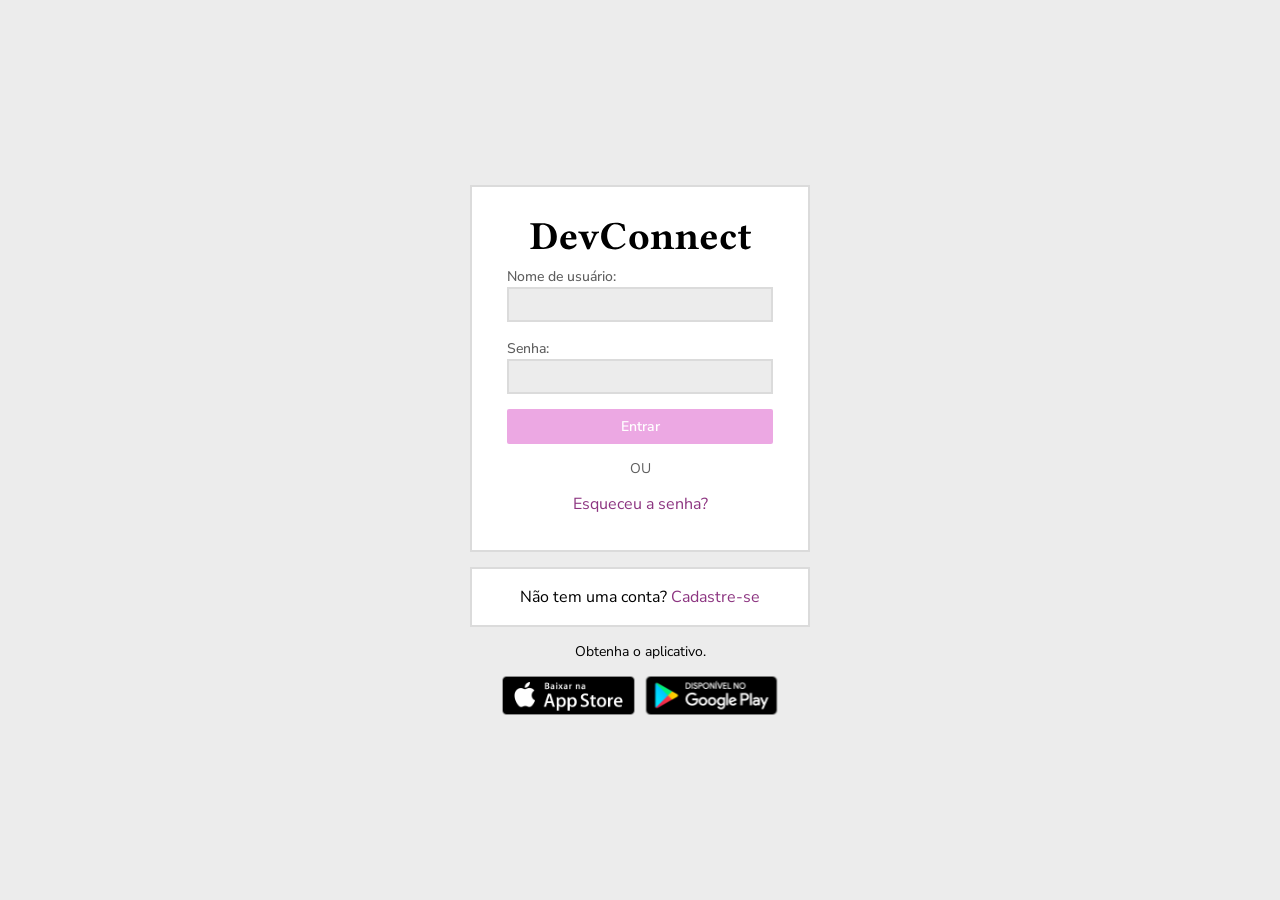
<file: static_devconnect/pages/index.html>
<!DOCTYPE html>
<html lang="pt-BR">

<head>
    <meta charset="UTF-8">
    <meta name="viewport" content="width=device-width, initial-scale=1.0">
    <meta name="author" content="Lívia Lançoni">
    <meta name="description" content="Site da empresa DevConnect">

    <title>Tela Login - DevConnect</title>

    <link rel="shortcut icon" href="../images/DevConnect 3.svg" type="image/x-icon">

    <!-- CSS -->
    <link rel="stylesheet" href="../styles/global.css">
    <link rel="stylesheet" href="../styles/login.css">

</head>

<body>
    <h1>Tela principal login</h1>
    <main>
        <div>
            <form id="formulario" class="estilo-formulario">
                <img src="../images/DevConnect.svg" alt="">
                <div>
                    <label for="">Nome de usuário:</label>
                    <input type="text" name="" id="">
                </div>

                <div>
                    <label for="">Senha:</label>
                    <input type="password" name="" id="">
                </div>

                <button type="submit" class="formulario-botao-rosa">Entrar</button>

                <p>ou</p>

                <a href="http://">Esqueceu a senha?</a>

            </form>

            <section id="secao-cadastro" class="estilo-formulario">
                <p>Não tem uma conta? <a href="../pages/cadastro.html">Cadastre-se</a></p>
            </section>

            <p class="informacao-aplicativo">Obtenha o aplicativo.</p>

            <section>
                <section id="secao-instalacao">
                    <img src="../images/app-store.svg" alt="Imagem Informando para baixar no app store.">
                    <img src="../images/google-play.svg" alt="Imagem Informando para baixar no google play.">
                </section>

        </div>
    </main>
</body>

</html>
</file>
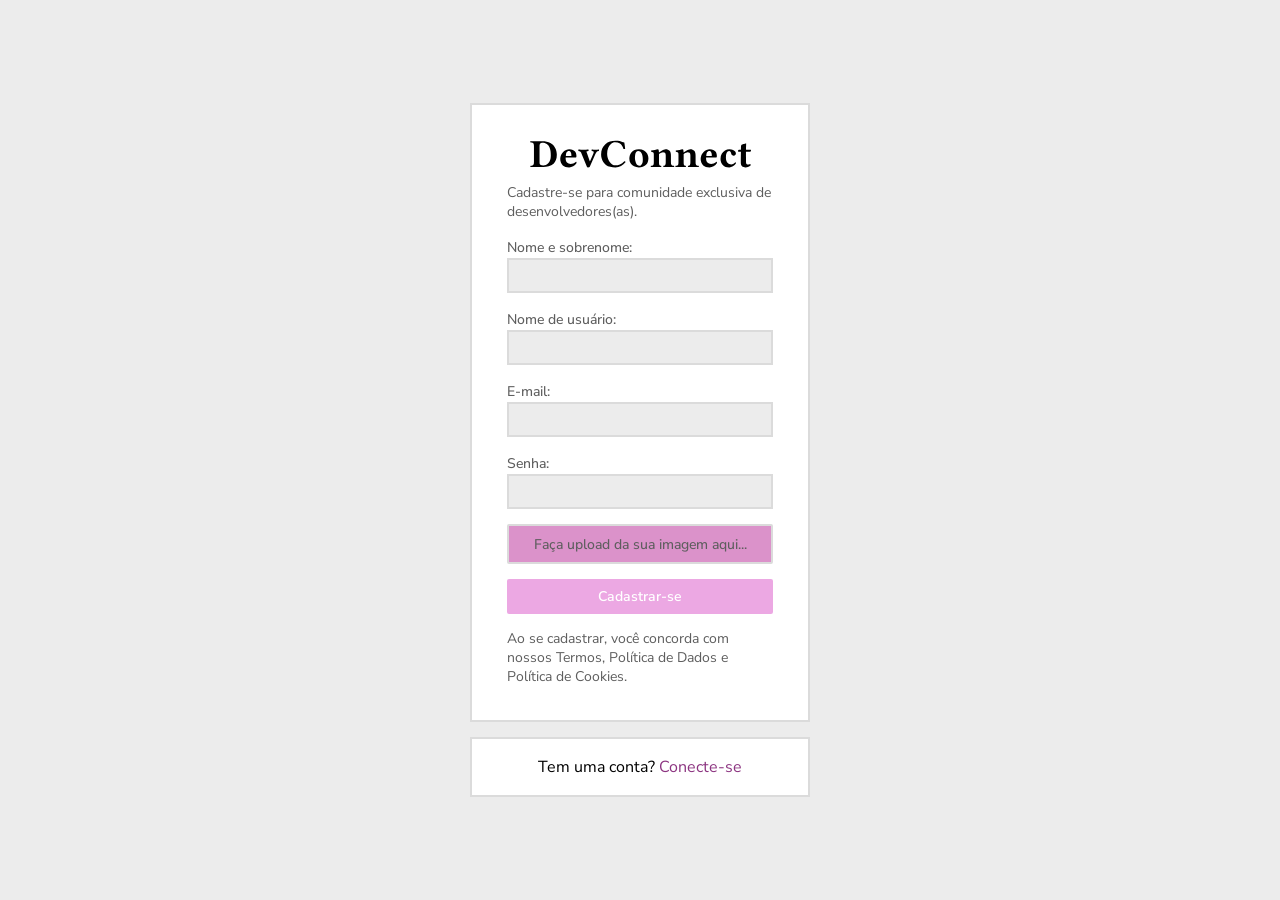
<file: static_devconnect/pages/cadastro.html>
<!DOCTYPE html>
<html lang="pt-BR">

<head>
    <meta charset="UTF-8">
    <meta name="viewport" content="width=device-width, initial-scale=1.0">
    <meta name="author" content="Lívia Lançoni">
    <meta name="description" content="Site da empresa DevConnect">

    <title>Tela Cadastro - DevConnect</title>

    <link rel="shortcut icon" href="../images/DevConnect 3.svg" type="image/x-icon">

    <!-- CSS -->
    <link rel="stylesheet" href="../styles/global.css">
    <link rel="stylesheet" href="../styles/cadastro.css">

</head>

<body>
    <h1>Tela principal cadastro</h1>
    <main>
        <div>
            <form id="formulario" class="estilo-formulario">
                <img src="../images/DevConnect.svg" alt="">
                <p>Cadastre-se para comunidade exclusiva de desenvolvedores(as).</p>
                <div>
                    <label for="">Nome e sobrenome:</label>
                    <input type="text" name="" id="">
                </div>

                <div>
                    <label for="">Nome de usuário:</label>
                    <input type="text" name="" id="">
                </div>

                <div>
                    <label for="">E-mail:</label>
                    <input type="email" name="" id="">
                </div>

                <div>
                    <label for="">Senha:</label>
                    <input type="password" name="" id="">
                </div>

                <div style="text-align: center;">
                    <label id="texto-upload" for="campo-upload">Faça upload da sua imagem aqui...</label>
                    <input type="file" id="campo-upload" >
                </div>

                <button type="submit" class="formulario-botao-rosa">Cadastrar-se</button>

                <p class="concordar-termos">Ao se cadastrar, você concorda com nossos Termos, Política de Dados e
                    Política de Cookies.</p>

            </form>

            <section id="secao-login" class="estilo-formulario">
                <p>Tem uma conta? <a href="../pages/index.html">Conecte-se</a></p>
            </section>
        </div>
    </main>

</body>

</html>
</file>
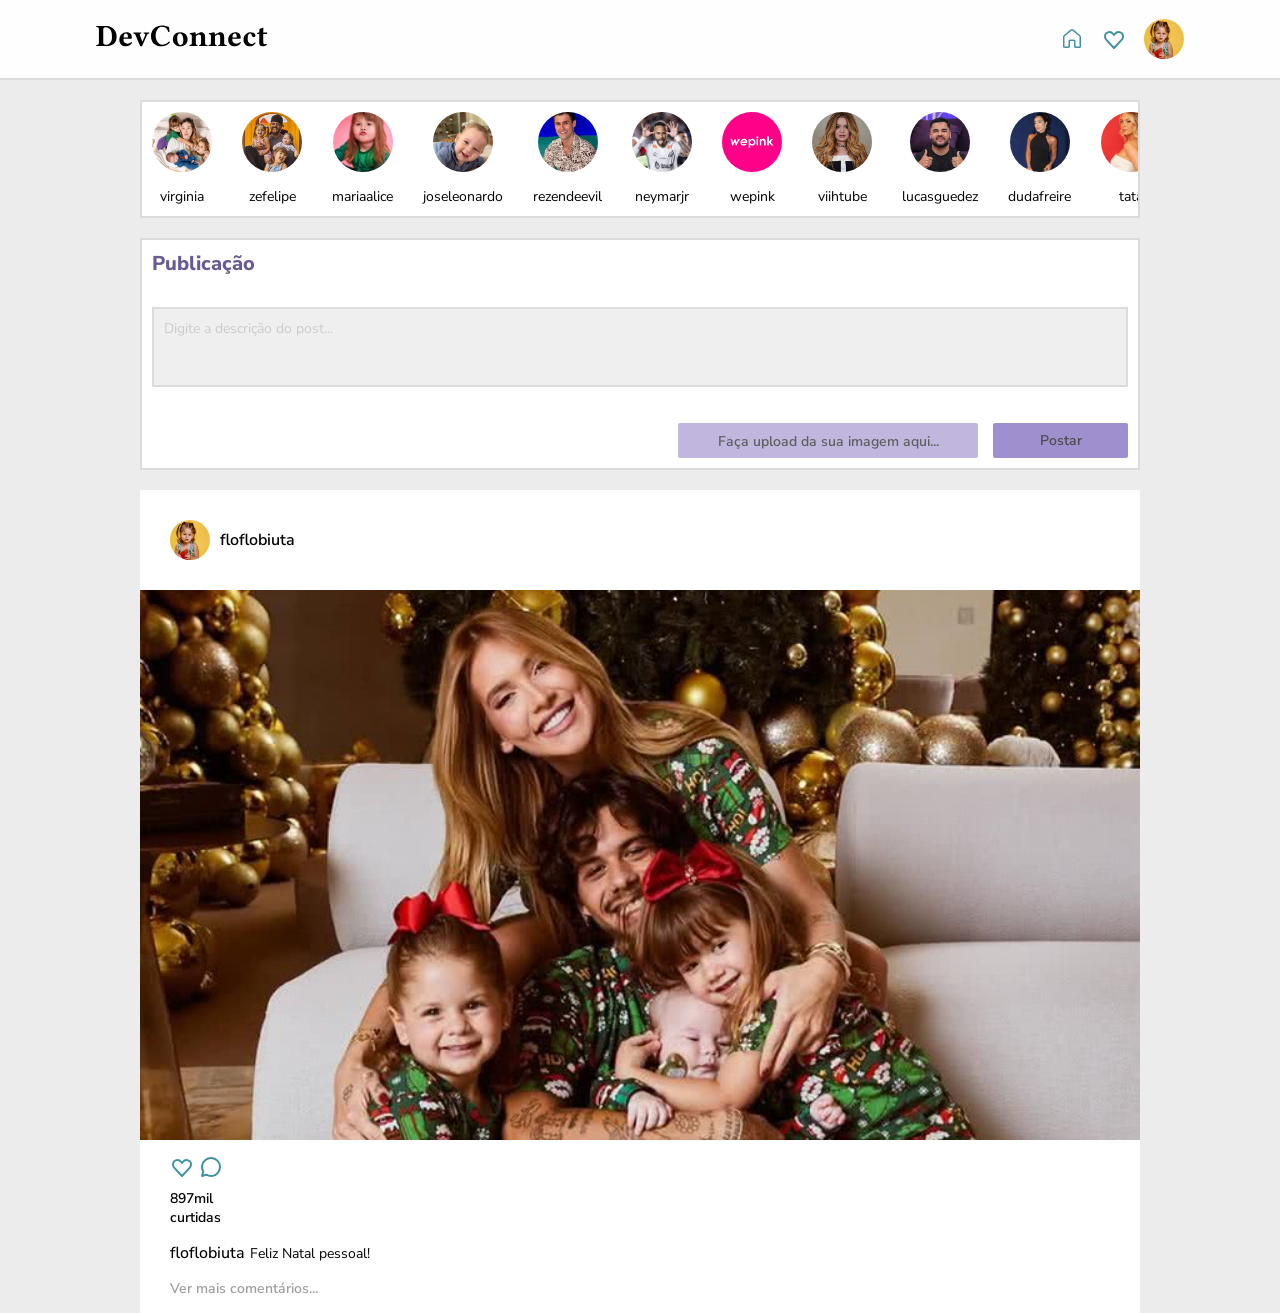
<file: static_devconnect/pages/feed.html>
<!DOCTYPE html>
<html lang="pt-BR">

<head>
    <meta charset="UTF-8">
    <meta name="viewport" content="width=device-width, initial-scale=1.0">
    <meta name="author" content="Lívia Lançoni">
    <meta name="description" content="Site da empresa DevConnect">

    <title>Feed - DevConnect</title>

    <link rel="shortcut icon" href="../images/DevConnect 3.svg" type="image/x-icon">

    <!-- CSS -->
    <link rel="stylesheet" href="../styles/global.css">
    <link rel="stylesheet" href="../styles/feed.css">

</head>

<body>
    <h1>Tela Feed - DevConnect</h1>
    <header id="cabecalho">
        <nav>
            <a id="logo-desktop" href="./feed.html">
                <img src="../images/DevConnect 2.svg" alt="Logo da empresa DevConnect">
            </a>
            <a id="logo-mobile" href="./feed.html">
                <img src="../images/DevConnect 3.svg" alt="Logo da empresa DevConnect">
            </a>

            <div class="cabecalho-acoes">
                <a href="./feed.html">
                    <img src="../images/botao casinha verde.svg" alt="Icone de uma casa na cor verde">
                </a>

                <a href="#">
                    <img src="../images/botao coracao verde.svg" alt="Icone de um coracao na cor verde">
                </a>

                <a href="./perfil.html">
                    <img class="foto-perfil" src="../images/1744867899-virginia-instagram.webp" alt="Foto de perfil">
                </a>

            </div>

        </nav>
    </header>

    <main>
        <div class="container-flex-publi">
            <section id="storys" class="estilo-formulario">
                <article class="card-story">
                    <a href="#">
                        <img src="../images/imagem-do-whatsapp-de-2024-09-19-a-s-16.30.53-0bc34827.avif"
                            alt="Foto de perfil">
                        <span>virginia</span>
                    </a>
                </article>
                <article class="card-story">
                    <a href="#">
                        <img src="../images/images.jpg" alt="Foto de perfil">
                        <span>zefelipe</span>
                    </a>
                </article>
                <article class="card-story">
                    <a href="#">
                        <img src="../images/snapinsta.app-446916822-865475928953465-9143834970113523056-n-1080.avif"
                            alt="Foto de perfil">
                        <span>mariaalice</span>
                    </a>
                </article>
                <article class="card-story">
                    <a href="#">
                        <img src="../images/WhatsApp Image 2025-08-28 at 11.37.48.jpeg" alt="Foto de perfil">
                        <span>joseleonardo</span>
                    </a>
                </article>
                <article class="card-story">
                    <a href="#">
                        <img src="../images/Rezende.webp" alt="Foto de perfil">
                        <span>rezendeevil</span>
                    </a>
                </article>
                <article class="card-story">
                    <a href="#">
                        <img src="../images/54331642772_05fa9ffe6b_o_dentro.jpg" alt="Foto de perfil">
                        <span>neymarjr</span>
                    </a>
                </article>
                <article class="card-story">
                    <a href="#">
                        <img src="../images/channels4_profile.jpg" alt="Foto de perfil">
                        <span>wepink</span>
                    </a>
                </article>
                <article class="card-story">
                    <a href="#">
                        <img src="../images/images (1).jpg" alt="Foto de perfil">
                        <span>viihtube</span>
                    </a>
                </article>
                <article class="card-story">
                    <a href="#">
                        <img src="../images/images (2).jpg" alt="Foto de perfil">
                        <span>lucasguedez</span>
                    </a>
                </article>
                <article class="card-story">
                    <a href="#">
                        <img src="../images/Duda-Freire.jpg" alt="Foto de perfil">
                        <span>dudafreire</span>
                    </a>
                </article>
                <article class="card-story">
                    <a href="#">
                        <img src="../images/images (3).jpg" alt="Foto de perfil">
                        <span>tata</span>
                    </a>
                </article>
                <article class="card-story">
                    <a href="#">
                        <img src="../images/404607255_628367226174855_7419003782355206768_n.webp" alt="Foto de perfil">
                        <span>leonardo</span>
                    </a>
                </article>
                <article class="card-story">
                    <a href="#">
                        <img src="../images/images (4).jpg" alt="Foto de perfil">
                        <span>poliana</span>
                    </a>
                </article>
                <article class="card-story">
                    <a href="#">
                        <img src="../images/images (5).jpg" alt="Foto de perfil">
                        <span>joaoguilherme</span>
                    </a>
                </article>
                <article class="card-story">
                    <a href="#">
                        <img src="../images/images (6).jpg" alt="Foto de perfil">
                        <span>larissamanoela</span>
                    </a>
                </article>

            </section>

            <section id="cadastro-publi" class="estilo-formulario">
                <h2>Publicação</h2>

                <form action="">
                    <textarea name="" id="" placeholder="Digite a descrição do post..."></textarea>

                    <footer>
                            <label id="texto-upload" for="campo-upload">Faça upload da sua imagem aqui...</label>
                            <input type="file" id="campo-upload">
                            <button type="submit" class="formulario-botao-roxo">Postar</button>
                    </footer>
                    </footer>


                </form>

            </section>

            <section id="publicacoes">
                <article class="card-publi">
                    <header>
                         <a href="#">
                        <img class="foto-perfil" src="../images/1744867899-virginia-instagram.webp" alt="Foto de perfil">
                        floflobiuta
                    </a>
                    </header>

                    <figure>
                        <img class="imagem-publicacao" src="../images/familia-virginia-fonseca_widelg.jpg" alt="">

                    <figcaption class="descricao-publicacao">
                            floflobiuta
                            <p>Feliz Natal pessoal!</p>
                        </figcaption>

                        <div class="interacoes-publicacao">
                            <button>
                                <img src="../images/botao coracao verde.svg" alt="">
                            </button>

                            <button>
                                <img src="../images/botao-comentario-verde.svg" alt="">
                            </button>

                            <span>897mil curtidas</span>

                        </div>

                    </figure>

                    <button>Ver mais comentários...</button>

                </article>
            </section>


        </div>

    </main>


</body>

</html>
</file>
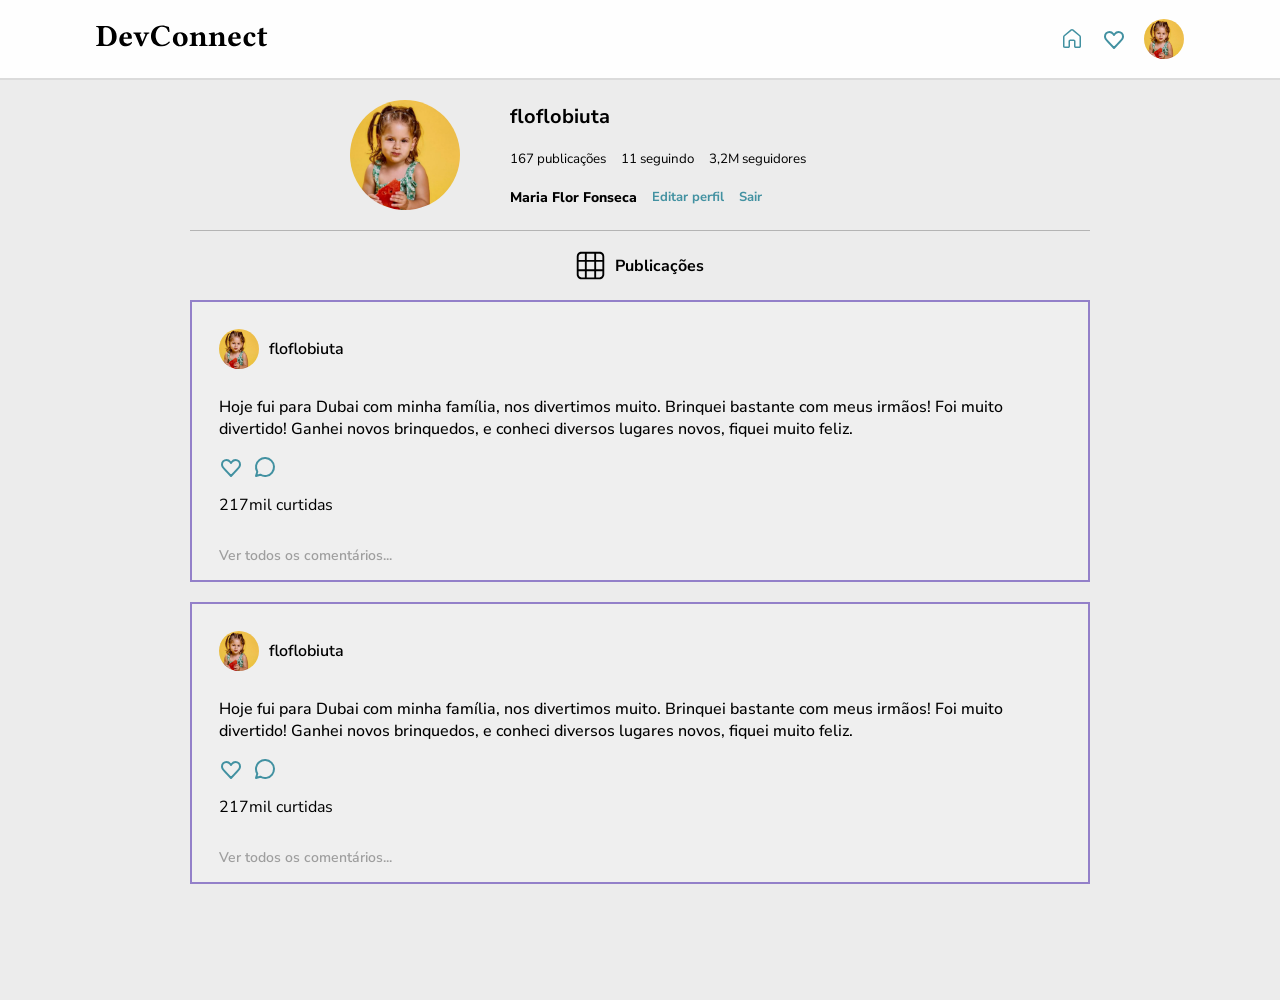
<file: static_devconnect/pages/perfil.html>
<!DOCTYPE html>
<html lang="pt-BR">

<head>
    <meta charset="UTF-8">
    <meta name="viewport" content="width=device-width, initial-scale=1.0">
    <meta name="author" content="Lívia Lançoni">
    <meta name="description" content="Site da empresa DevConnect">

    <title>Tela Perfil - DevConnect</title>

    <link rel="shortcut icon" href="../images/DevConnect 3.svg" type="image/x-icon">

    <!-- CSS -->
    <link rel="stylesheet" href="../styles/global.css">
    <link rel="stylesheet" href="../styles/perfil.css">

</head>

<body>
    <h1>Tela de Perfil - DevConnect</h1>
    <header id="cabecalho">
        <nav>
            <a id="logo-desktop" href="./feed.html">
                <img src="../images/DevConnect 2.svg" alt="Logo da empresa DevConnect">
            </a>
            <a id="logo-mobile" href="./feed.html">
                <img src="../images/DevConnect 3.svg" alt="Logo da empresa DevConnect">
            </a>

            <div class="cabecalho-acoes">
                <a href="./feed.html">
                    <img src="../images/botao casinha verde.svg" alt="Icone de uma casa na cor verde">
                </a>

                <a href="#">
                    <img src="../images/botao coracao verde.svg" alt="Icone de um coracao na cor verde">
                </a>

                <a href="./perfil.html">
                    <img class="foto-perfil" src="../images/1744867899-virginia-instagram.webp" alt="Foto de perfil">
                </a>

            </div>

        </nav>
    </header>

    <main>
        <div class="perfil-container">

            <section id="dados-perfil">
                <img class="perfil-foto-principal" src="../images/1744867899-virginia-instagram.webp" alt="">

                <div class="card-perfil">

                    <span class="nome-perfil">floflobiuta</span>
                    <button class="publicacoes" type="button">167 publicações</button>
                    <button class="seguindo">11 seguindo</button>
                    <button class="seguidores">3,2M seguidores</button>
                    <p class="nome">Maria Flor Fonseca</p>
                    <a href="" class="editar">Editar perfil</a>
                    <a href="" class="sair">Sair</a>



                </div>
            </section>

            <hr class="divisao">

            <section id="icone-publi">
                <img src="../images/icone-publicacoes.svg" alt="">
                <p>Publicações</p>
            </section>

            <section id="publicacoes-perfil">
                <article class="card-publicacao">
                    <header>
                        <a href="#">
                            <img class="foto-perfil" src="../images/1744867899-virginia-instagram.webp" alt="">

                            floflobiuta

                        </a>
                    </header>

                    <figure>
                        <figcaption class="descricao-publicacao">
                            <p class="texto-publi">Hoje fui para Dubai com minha família, nos divertimos muito. Brinquei bastante com meus
                                irmãos!
                                Foi muito divertido! Ganhei novos brinquedos, e conheci diversos lugares novos, fiquei
                                muito feliz.</p>

                        </figcaption>

                        <div class="interacoes-publicacao">
                            <button>
                                <img src="../images/botao coracao verde.svg" alt="">
                            </button>

                            <button>
                                <img src="../images/botao-comentario-verde.svg" alt="">
                            </button>

                            <span>
                                217mil curtidas
                            </span>

                        </div>

                    </figure>
                
                    <button type="button">Ver todos os comentários...</button>

                </article>

                 </section>

                 <section>
                <article class="card-publicacao2">
                    <header>
                        <a href="#">
                            <img class="foto-perfil" src="../images/1744867899-virginia-instagram.webp" alt="">

                            floflobiuta

                        </a>
                    </header>

                    <figure>
                        <figcaption class="descricao-publicacao">
                            <p class="texto-publi">Hoje fui para Dubai com minha família, nos divertimos muito. Brinquei bastante com meus
                                irmãos!
                                Foi muito divertido! Ganhei novos brinquedos, e conheci diversos lugares novos, fiquei
                                muito feliz.</p>

                        </figcaption>

                        <div class="interacoes-publicacao">
                            <button>
                                <img src="../images/botao coracao verde.svg" alt="">
                            </button>

                            <button>
                                <img src="../images/botao-comentario-verde.svg" alt="">
                            </button>

                            <span>
                                217mil curtidas
                            </span>

                        </div>

                    </figure>
                
                    <button type="button">Ver todos os comentários...</button>

                </article>
            </section>

        </div>

    </main>

</body>

</html>
</file>
<file: static_devconnect/styles/global.css>
@import url('https://fonts.googleapis.com/css2?family=Libertinus+Serif:ital,wght@0,400;0,600;0,700;1,400;1,600;1,700&family=Nunito+Sans:ital,opsz,wght@0,6..12,200..1000;1,6..12,200..1000&display=swap');

:root{
    --cor-preto: #000000;
    --cor-rosa-claro: #ffd4ff;
    --cor-rosa-escuro: #eca4e2f3;
    --cor-roxo: #9380C9;
    --cor-verde: #4291A1;
    --cor-branco: #FFFFFF;
    --cor-cinza: #ececec;
    --cor-cinza-claro: #dadada;
    --cor-cinza-escuro: #5E5E5E;
    --cor-roxo: #8C3480;
    --cor-rosa2: #db92ca;
    --cor-cinza1: #DBDBDB;
    --cor-roxa-clara: #695A93;
    --cor-cinza2: #efefef;
    --cor-roxo2: #a397c7;
    --cor-lilas: #c1b7de;
    --cor-botao: #a08fce;
    --cor-letra: #4b4b4b;

    --borda: 2px solid var(--cor-cinza1);
    --borda-arredondada: 2px;

    --tamanho-fonte-lg: 20px;
    --tamanho-fonte-md: 16px;
    --tamanho-fonte-sm: 14px;
}

/*SELETOR GLOBAL*/

*{
   font-family: "Nunito Sans", sans-serif;
   padding: 0;
   margin: 0;
   box-sizing: border-box;
   outline-color: var(--cor-roxa-clara);
}

body{
    background-color: var(--cor-cinza);
}

h1{
    position: absolute;
    z-index: -1;
    opacity: 0;
}

/*formulario*/
.estilo-formulario {
    border: var(--borda);
    width: 100%;
    background-color: var(--cor-branco);
}

input{
    width: 100%;
    height: 35px;
    border: var(--borda);
    background-color: var(--cor-cinza);
}

.formulario-botao-rosa{
    background-color: var(--cor-rosa-escuro);
    border-radius: var(--borda-arredondada);
    border: none;
    height: 35px;

    color: var(--cor-branco);
    font-size: var(--tamanho-fonte-sm);
    font-weight: 600;
}

.formulario-botao-roxo{
    background-color: var(--cor-botao);
    border-radius: var(--borda-arredondada);
    border: none;
    height: 35px;

    color: var(--cor-letra);
    font-size: var(--tamanho-fonte-sm);
    font-weight: 600;
}

#campo-upload{
    display: none; /*esconde*/
}

#texto-upload{
    border: var(--borda);
    width: 100%;
    max-width: 300px;
    padding: 5px;
    background-color: var(--cor-lilas);
    font-size: var(--tamanho-fonte-sm);
    color: var(--cor-cinza-escuro);
    font-weight: 600;
    padding-bottom: 4px;
    display: flex;
    justify-content: center;
    align-items: center;
    min-height: 35px;
    border: none;
    border-radius: 2px;
}

#secao-login{
    display: flex;
    flex-wrap: wrap;
    justify-content: center;
    gap: 10px;

}
/* cabeçalho */

#cabecalho{
    width: 100%;
    height: 80px;
    background-color: #fffffff6;
    display: flex;
    justify-content: center;
    align-items: center;
    border-bottom: var(--borda);
}

#cabecalho > nav{
    /* background-color: #922a7a; */
    width: 85%;
    max-width: 1440px;
    height: 100%;

    display: flex;
    justify-content: space-between;
    align-items: center;
}

#logo-mobile{
    display: none;
}

.cabecalho-acoes{
    /* background-color: #e27380; */
    display: flex;
    align-items: center;
    gap: 18px;
}

.cabecalho-acoes > a{
    display: flex;
    align-items: center;
}

.foto-perfil{
    width: 40px;
    height: 40px;
    object-fit: cover;
    object-position: center;
    border-radius: 50%;
}

/* RESPONSIVO */
@media only screen and (max-width: 485px) {
    #logo-mobile{
        display: initial;
    }
    #logo-desktop{
        display: none;
    }
}
</file>
<file: static_devconnect/styles/login.css>
main {
    min-height: 100vh;
    display: flex;
    align-items: center;
    justify-content: center;
}

main>div {
    width: 90%;
    display: flex;
    gap: 15px;
    flex-direction: column;
    align-items: center;

}

/* formulario */
#formulario {
    display: flex;
    flex-direction: column;
    align-items: center;
    padding: 3%;
    gap: 15px;
}

#secao-cadastro {
    height: 60px;
    display: flex;
    justify-content: center;
    align-items: center;
}

.estilo-formulario {
    max-width: 340px;   
}

#formulario  > div{
    width: 100%;
}

#formulario > div > label{
    font-size: var(--tamanho-fonte-sm);
    color: var(--cor-cinza-escuro);
    font-weight: 500;
    padding-bottom: 4px;
}

.formulario-botao-rosa{
    width: 100%;
}

#formulario > p{
    text-transform: uppercase;
    font-size: var(--tamanho-fonte-sm);
    color: var(--cor-cinza-escuro);
}

#formulario > a, #secao-cadastro > p > a{
    text-decoration: none;
    color: var(--cor-roxo);
}

#secao-cadastro > p{
    font-size: var(--tamanho-fonte-md);
}

.informacao-aplicativo {
    font-size: var(--tamanho-fonte-sm);
    color: var(--cor-preto);
    font-weight: 400;
}

#secao-instalacao {
    display: flex;
    flex-wrap: wrap;
    justify-content: center;
    gap: 10px;
}

#secao-instalacao img {
    width: 133px;
    height: 39px;
}
</file>
<file: static_devconnect/styles/cadastro.css>
main{
    background-color: #ececec;
    min-height: 100vh;
    display: flex;
    align-items: center;
    justify-content: center;
}

main > div {
    width: 90%;
    display: flex;
    gap: 15px;
    flex-direction: column;
    align-items: center;

}

/* formulario */
#formulario {
    display: flex;
    flex-direction: column;
    align-items: center;
    padding: 3%;
    gap: 15px;
}

#secao-login {
    height: 60px;
    display: flex;
    justify-content: center;
    align-items: center;
}

.estilo-formulario {
    border: var(--borda);
    width: 100%;
    max-width: 340px;
    background-color: var(--cor-branco);
}

#formulario > div{
    width: 100%;
}

#formulario > div > label{
    font-size: var(--tamanho-fonte-sm);
    color: var(--cor-cinza-escuro);
    font-weight: 500;
    padding-bottom: 4px;
}

.formulario-botao-rosa{
    width: 100%;
}

#formulario > p{
    font-size: var(--tamanho-fonte-sm);
    color: var(--cor-cinza-escuro);
}

#fomulario > a, #secao-login > p > a{
    text-decoration: none;
    color: var(--cor-roxo);
}

#secao-login > p{
    font-size: var(--tamanho-fonte-md);
}

#texto-upload{
    border: var(--borda);
    width: 100%;
    max-width: 340px;
    background-color: var(--cor-rosa2);
    font-size: var(--tamanho-fonte-sm);
    color: var(--cor-cinza-escuro);
    font-weight: 500;
    padding-bottom: 4px;
    display: flex;
    justify-content: center;
    align-items: center;
    height: 40px;
}

.concordar-termos{
    font-size: var(--tamanho-fonte-sm);
    color: var(--cor-preto);
    font-weight: 400;
}
</file>
<file: static_devconnect/styles/feed.css>
main {
    min-height: 100vh;
    width: 100%;

    display: flex;
    justify-content: center;
    margin-top: 20px;
}

.container-flex-publi {
    width: 90%;
    max-width: 1000px;
    display: flex;
    flex-direction: column;
    gap: 20px;
}

#storys {
    /*background-color: blueviolet;
    width: 100%; */
    display: flex;
    align-items: center;
    justify-content: space-between;
    gap: 30px;
    padding: 10px;
    overflow: scroll;
}

#storys::-webkit-scrollbar {
    width: 0;
}

.card-story {
    /* width: 100%;
    max-width: 100px; */
    /*background-color: beige;*/
}

.card-story>a {
    /*background-color: rgb(99, 158, 197); */
    display: flex;
    flex-direction: column;
    justify-content: center;
    align-items: center;
    gap: 15px;
    text-decoration: none;
}

.card-story>a>img {
    border-radius: 50%;
    width: 60px;
    height: 60px;
    object-fit: cover;
    object-position: center;
}

.card-story>a>span {
    text-decoration: lowercase;
    color: var(--cor-preto);
    font-size: var(--tamanho-fonte-sm);

}

/* seção criar publi */
#cadastro-publi {
    display: flex;
    flex-direction: column;
    gap: 30px;
    padding: 10px;
}

#cadastro-publi>h2 {
    font-size: var(--tamanho-fonte-lg);
    color: var(--cor-roxa-clara);
    font-weight: 800
}

#cadastro-publi>form>textarea {
    width: 100%;
    height: 80px;
    background-color: var(--cor-cinza2);
    resize: none;
    padding: 10px;
    color: var(--cor-cinza-escuro);
    font-size: var(--tamanho-fonte-sm);
    border: var(--borda);
}

#cadastro-publi>form>textarea::placeholder {
    color: #CCCCCC;
}

#cadastro-publi>form>footer {
    background-color: rgb(255, 255, 255);
    display: flex;
    justify-content: flex-end;
    align-items: center;
    gap: 15px;
    flex-wrap: wrap;
    margin-top: 30px;
}

.formulario-botao-roxo {
    width: 100%;
    max-width: 135px;

}

#publicacoes {
    width: 100%;
    height: 600px;
}

.card-publi {
    width: 100%;
    background-color: rgb(255, 255, 255);
}

.card-publi>header {
    /* height: 80px; */
    display: flex;
    align-items: center;
    padding: 3%;
}

.card-publi>header>a {
    display: flex;
    align-items: center;
    gap: 10px;
    text-decoration: none;
    color: black;
    font-weight: 600;
}

.card-publi>figure {
    width: 100%;
    display: flex;
    flex-direction: column;
}

.imagem-publicacao {
    object-fit: cover;
    object-position: center;
    width: 100%;
    height: 550px;
}

.descricao-publicacao {
    display: flex;
    align-items: center;
    gap: 5px;
    font-size: var(--tamanho-fonte-md);
    font-weight: 500;
    padding: 0 3%;
    order: 2;
    flex-wrap: wrap;
}

.descricao-publicacao>p {
    font-size: var(--tamanho-fonte-sm);
    font-weight: 400;
}

.interacoes-publicacao {
    width: 75px;
    display: flex;
    gap: 5px;
    
    /* justify-content: space-between; */
    flex-wrap: wrap;
    order: 1;
    margin: 15px 3%;

}

.interacoes-publicacao>button {
    border: none;
    background-color: transparent;
    cursor: pointer;
}

.interacoes-publicacao > span {
    font-size: var(--tamanho-fonte-sm);
    font-weight: 600;
    color: var(--cor-preto);
}

.card-publi > button{
    margin: 15px 3%;
    background-color: transparent;
    border: none;

    font-size: var(--tamanho-fonte-sm);
    font-weight: 600;
    color: #9E9E9E;

    cursor: pointer;
}
</file>
<file: static_devconnect/styles/perfil.css>
main {
    min-height: 100vh;
    width: 100%;
    display: flex;
    justify-content: center;
    margin-top: 20px;
}

.perfil-container {
    /* width: 90%; */
    max-width: 900px;
    display: flex;
    flex-direction: column;
    align-items: center;
}

#dados-perfil {
    width: 100%;
    display: flex;
    align-items: center;
    justify-content: center;
    column-gap: 50px;
    row-gap: 30px;
    flex-wrap: wrap;
    cursor: pointer;
    padding-left: 30px;
    padding-right: 30px;
}

.card-perfil {
    flex-wrap: wrap;
}

.card-perfil-info {
    width: 150px;
    display: flex;
    flex-direction: column;
    justify-content: flex-end;
    gap: 20px;
    flex-wrap: wrap;
}


.perfil-foto-principal {
    width: 110px;
    height: 110px;
    object-fit: cover;
    /*Redimensiona a foto*/
    object-position: center;
    border-radius: 50%;
}

#dados-perfil>div {
    width: 50%;
    display: flex;
    /* flex-wrap: wrap; */
    row-gap: 20px;
    column-gap: 15px;
}

.nome-perfil {
    width: 100%;
    font-size: 20px;
    font-weight: 700;
}

.card-perfil-info>button {
    font-size: 12px;
    background-color: transparent;
    border: none;
    text-align: left;
}

.publicacoes {
    background-color: transparent;
    border: none;
}

.seguidores {
    background-color: transparent;
    border: none;
}

.seguindo {
    background-color: transparent;
    border: none;
}

.nome {
    font-weight: 800;
    font-size: var(--tamanho-fonte-sm);
}

.editar,
.sair {
    color: #4291A1;
    font-size: 13px;
    font-weight: 700;
    text-decoration: none;
}

.divisao {
    color: #b4b4b4;
    width: 100%;
    margin: 20px auto;
    border: 0;
    border-top: 1px solid;
}

/*PUBLICACAO*/
.foto-perfil {
    width: 40px;
    height: 40px;
    object-fit: cover;
    object-position: center;
    border-radius: 50%;
}

#icone-publi {
    display: flex;
    justify-content: center;
    align-items: center;
    gap: 10px;
}

#icone-publi>p {
    font-weight: 700;
    font-size: var(--tamanho-fonte-md);

}

#publicacoes-perfil>a {
    display: flex;
    align-items: flex-start;
    gap: 30px;
}

.card-publicacao {
    background-color: #efefef;
    border: var(--borda);
    border-color: #9380C9;
        margin-top: 20px;

}

.card-publicacao2 {
    background-color: #efefef;
    border: var(--borda);
    border-color: #9380C9;
    margin-top: 20px;
}

.card-publicacao>header {
    display: flex;
    align-items: center;
    padding: 3%;
}

.card-publicacao2> header {
    display: flex;
    align-items: center;
    padding: 3%;
}



.card-publicacao>header>a {
    display: flex;
    align-items: center;
    gap: 10px;
    text-decoration: none;
    color: black;
    font-weight: 600;
    font-size: var(--tamanho-fonte-md);
}

.card-publicacao2>header>a{
    display: flex;
    align-items: center;
    gap: 10px;
    text-decoration: none;
    color: black;
    font-weight: 600;
    font-size: var(--tamanho-fonte-md);
}

.descricao-publicacao {
    display: flex;
    align-items: center;
    gap: 20px;
    font-size: var(--tamanho-fonte-md);
    font-weight: 500;
    order: 2;
    padding: 0 3%;
    flex-wrap: wrap;
}

.interacoes-publicacao {
    width: 120px;
    display: flex;
    flex-wrap: wrap;
    gap: 10px;
    order: 1;
    margin: 15px 3%;
}

.interacoes-publicacao>button {
    border: none;
    background-color: transparent;
    cursor: pointer;
}

.card-publicacao>button {
    margin: 15px 3%;
    background-color: transparent;
    border: none;
    color: #9E9E9E;
    font-size: var(--tamanho-fonte-sm);
    font-weight: 600;
    cursor: pointer;
}

.card-publicacao2>button {
    margin: 15px 3%;
    background-color: transparent;
    border: none;
    color: #9E9E9E;
    font-size: var(--tamanho-fonte-sm);
    font-weight: 600;
    cursor: pointer;
}

.card-publicacao>button:hover {
    color: #5b5b5b;
}

.card-publicacao2>button:hover {
    color: #5b5b5b;
}


@media only screen and (max-width: 444px)
{
  .nome-user{
      justify-content: center;
    }
    #editar-sair-perfil {
      justify-content: center;
    }
    #infos-seguidores {
      justify-content: center;
    }
    }
</file>
